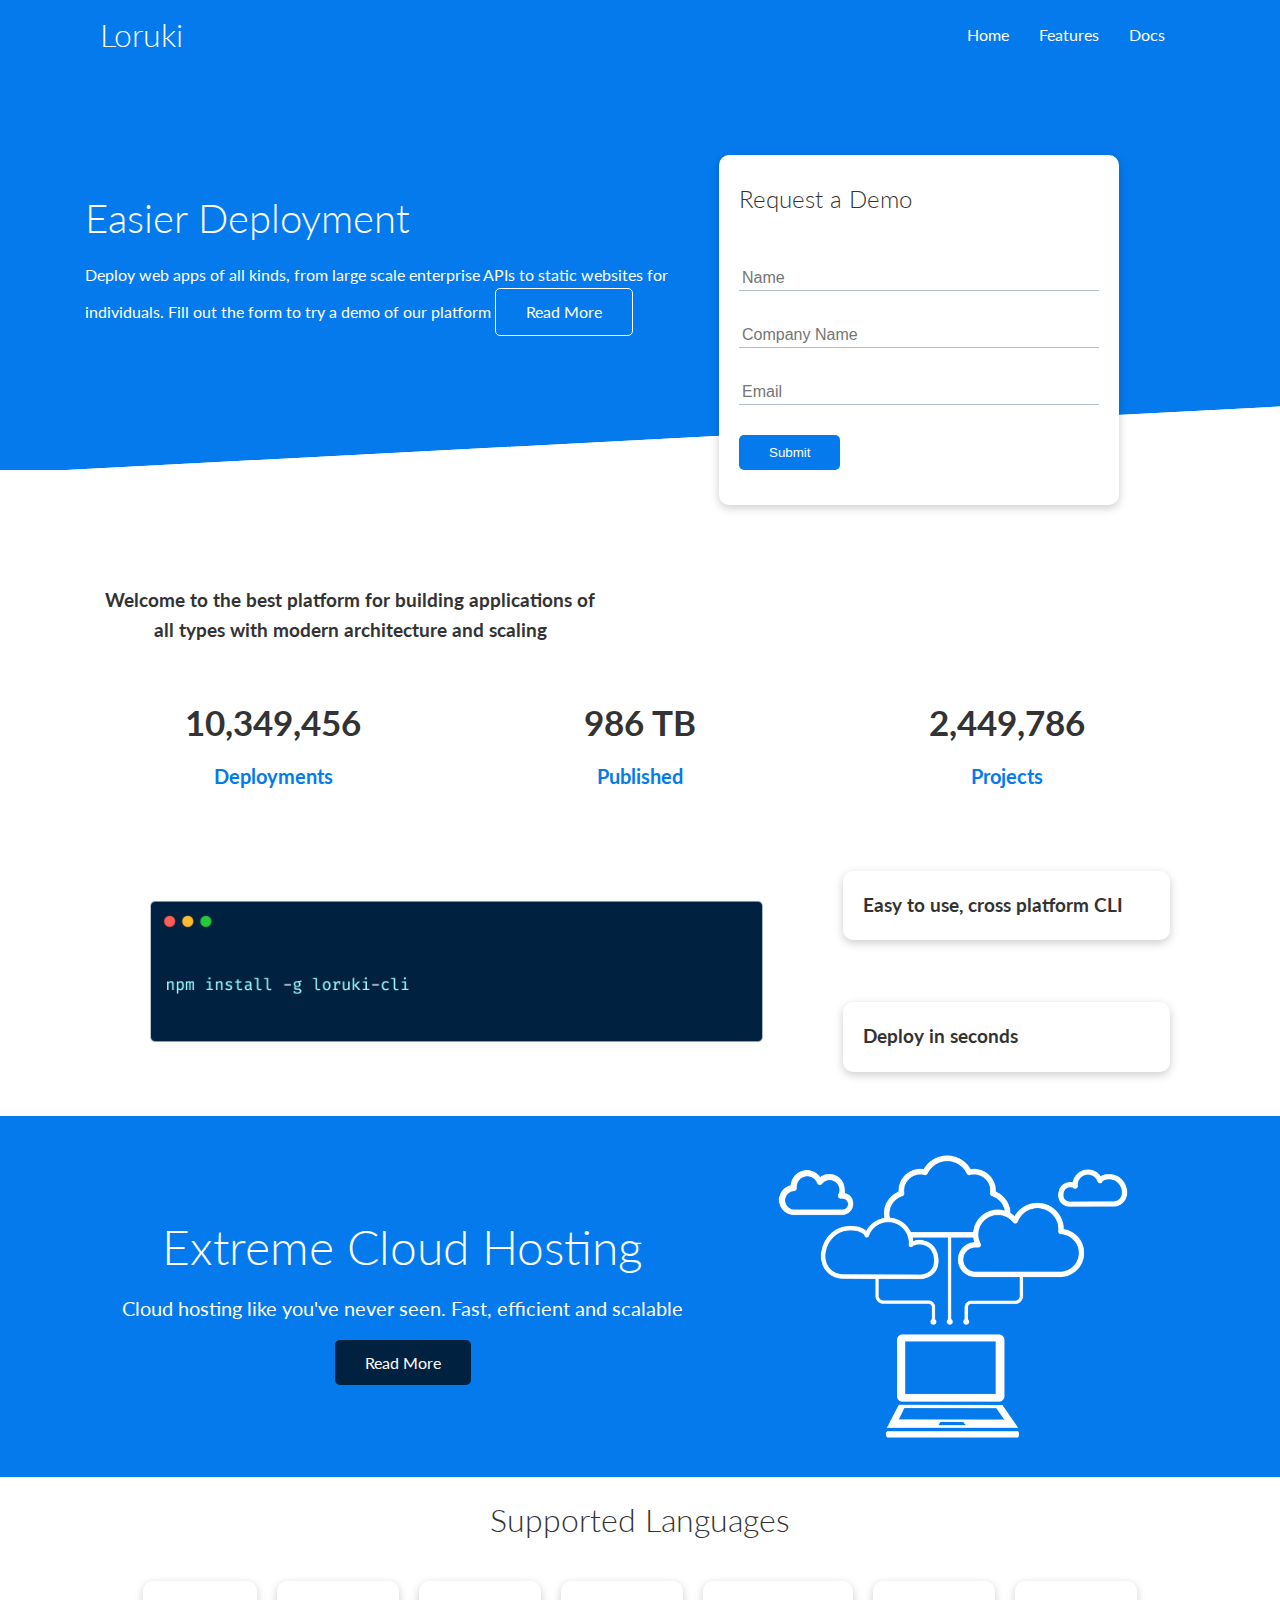
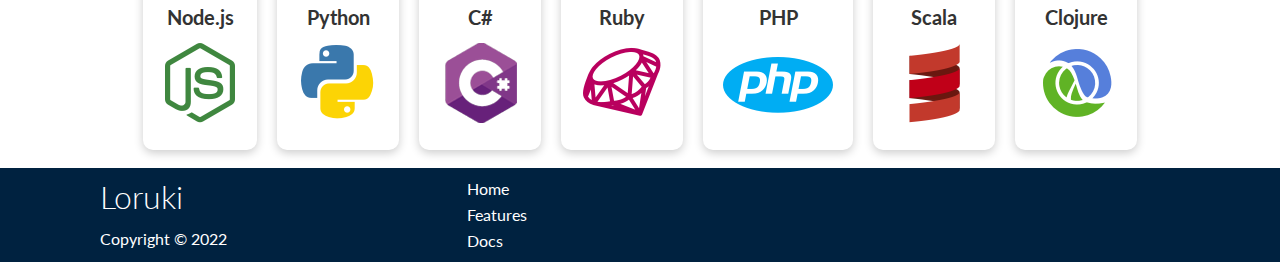
<file: index.html>
<!DOCTYPE html>
<html lang="en">
  <head>
    <meta charset="UTF-8" />
    <meta http-equiv="X-UA-Compatible" content="IE=edge" />
    <meta name="viewport" content="width=device-width, initial-scale=1.0" />
    <link
      rel="stylesheet"
      href="https://use.fontawesome.com/releases/v5.15.4/css/all.css"
      integrity="sha384-DyZ88mC6Up2uqS4h/KRgHuoeGwBcD4Ng9SiP4dIRy0EXTlnuz47vAwmeGwVChigm"
      crossorigin="anonymous"
    />
    <link rel="preconnect" href="https://fonts.googleapis.com" />
    <link rel="preconnect" href="https://fonts.gstatic.com" crossorigin />
    <link
      href="https://fonts.googleapis.com/css2?family=Lato:wght@300&family=Poppins:wght@100;200;300;400;600;700&display=swap"
      rel="stylesheet"
    />
    <title>Loruki | Cloud Hosting For Everyone</title>
    <link rel="stylesheet" href="/css/style.css" />
    <link rel="stylesheet" href="/css/utilities.css" />
  </head>
  <body>
    <!-- Navbar -->
    <div class="navbar">
      <div class="container flex">
        <h1 class="logo">Loruki</h1>
        <nav>
          <ul>
            <li><a href="index.html">Home</a></li>
            <li><a href="features.html">Features</a></li>
            <li><a href="docs.html">Docs</a></li>
          </ul>
        </nav>
      </div>
    </div>
    <!-- Showcase -->
    <section class="showcase">
      <div class="container grid">
        <div class="showcase-text">
          <h1>Easier Deployment</h1>
          <p>
            Deploy web apps of all kinds, from large scale enterprise APIs to
            static websites for individuals. Fill out the form to try a demo of
            our platform
            <a class="btn btn-outline" href="features.html">Read More</a>
          </p>
        </div>

        <div class="showcase-form card">
          <h2>Request a Demo</h2>
          <form name="contact" method="POST" netlify-honeypot="bot-field" data-netlify="true">
            <input type="hidden" name="form-name" value="contact">
            <p class="hidden">
              <label>Don't fill this out if you're human: <input name="bot-field" /></label>
            </p>
            <div class="form-control">
              <input type="text" name="name" placeholder="Name" required />
            </div>

            <div class="form-control">
              <input
                type="text"
                name="company"
                placeholder="Company Name"
                required
              />
            </div>

            <div class="form-control">
              <input type="email" name="email" placeholder="Email" required />
            </div>

            <button type="submit" value="send" class="btn btn-primary">
              Submit
            </button>
          </form>
        </div>
      </div>
    </section>

    <!-- stats -->
    <section class="stats">
      <div class="container">
        <h3 class="stats-heading text-center my-1">
          Welcome to the best platform for building applications of all types
          with modern architecture and scaling
        </h3>

        <div class="grid grid-3 text-center my-4">
          <div>
            <i class="fas fa-server fa-3x"></i>
            <h3>10,349,456</h3>
            <p class="text-secondary">Deployments</p>
          </div>
          <div>
            <i class="fas fa-upload fa-3x"></i>
            <h3>986 TB</h3>
            <p class="text-secondary">Published</p>
          </div>
          <div>
            <i class="fas fa-project-diagram fa-3x"></i>
            <h3>2,449,786</h3>
            <p class="text-secondary">Projects</p>
          </div>
        </div>
      </div>
    </section>

    <!-- Cli -->
    <section class="cli">
      <div class="container grid">
        <img src="/images/cli.png" alt="cli image" />
        <div class="card">
          <h3>Easy to use, cross platform CLI</h3>
        </div>
        <div class="card">
          <h3>Deploy in seconds</h3>
        </div>
      </div>
    </section>

    <section class="cloud bg-primary my-2 py-2">
      <div class="container grid">
        <div class="text-center">
          <h2 class="lg">Extreme Cloud Hosting</h2>
          <p class="lead my-1">
            Cloud hosting like you've never seen. Fast, efficient and scalable
          </p>
          <a class="btn btn-dark" href="features.html">Read More</a>
        </div>
        <img src="/images/cloud.png" alt="cloud image" />
      </div>
    </section>

    <!-- Languages -->
    <section class="languages">
      <h2 class="md text-center my-2">Supported Languages</h2>
      <div class="container flex">
        <div class="card">
          <h4>Node.js</h4>
          <img src="/images/logos/node.png" alt="" />
        </div>
        <div class="card">
          <h4>Python</h4>
          <img src="/images/logos/python.png" alt="" />
        </div>
        <div class="card">
          <h4>C#</h4>
          <img src="/images/logos/csharp.png" alt="" />
        </div>
        <div class="card">
          <h4>Ruby</h4>
          <img src="/images/logos/ruby.png" alt="" />
        </div>
        <div class="card">
          <h4>PHP</h4>
          <img src="/images/logos/php.png" alt="" />
        </div>
        <div class="card">
          <h4>Scala</h4>
          <img src="/images/logos/scala.png" alt="" />
        </div>
        <div class="card">
          <h4>Clojure</h4>
          <img src="/images/logos/clojure.png" alt="" />
        </div>
      </div>
    </section>

    <!-- footer -->
    <footer class="footer bg-dark py-5">
      <div class="container grid grid-3">
        <div>
          <h1>Loruki</h1>
          <p>Copyright &copy; 2022</p>
        </div>
        <nav>
          <ul>
            <li><a href="index.html">Home</a></li>
            <li><a href="features.html">Features</a></li>
            <li><a href="docs.html">Docs</a></li>
          </ul>
        </nav>
        <div class="social">
          <a href=""><i class="fab fa-github fa-2x"></i></a>
          <a href=""><i class="fab fa-twitter fa-2x"></i></a>
          <a href=""><i class="fab fa-instagram fa-2x"></i></a>
          <a href=""><i class="fab fa-facebook fa-2x"></i></a>
        </div>
      </div>
    </footer>
  </body>
</html>
</file>
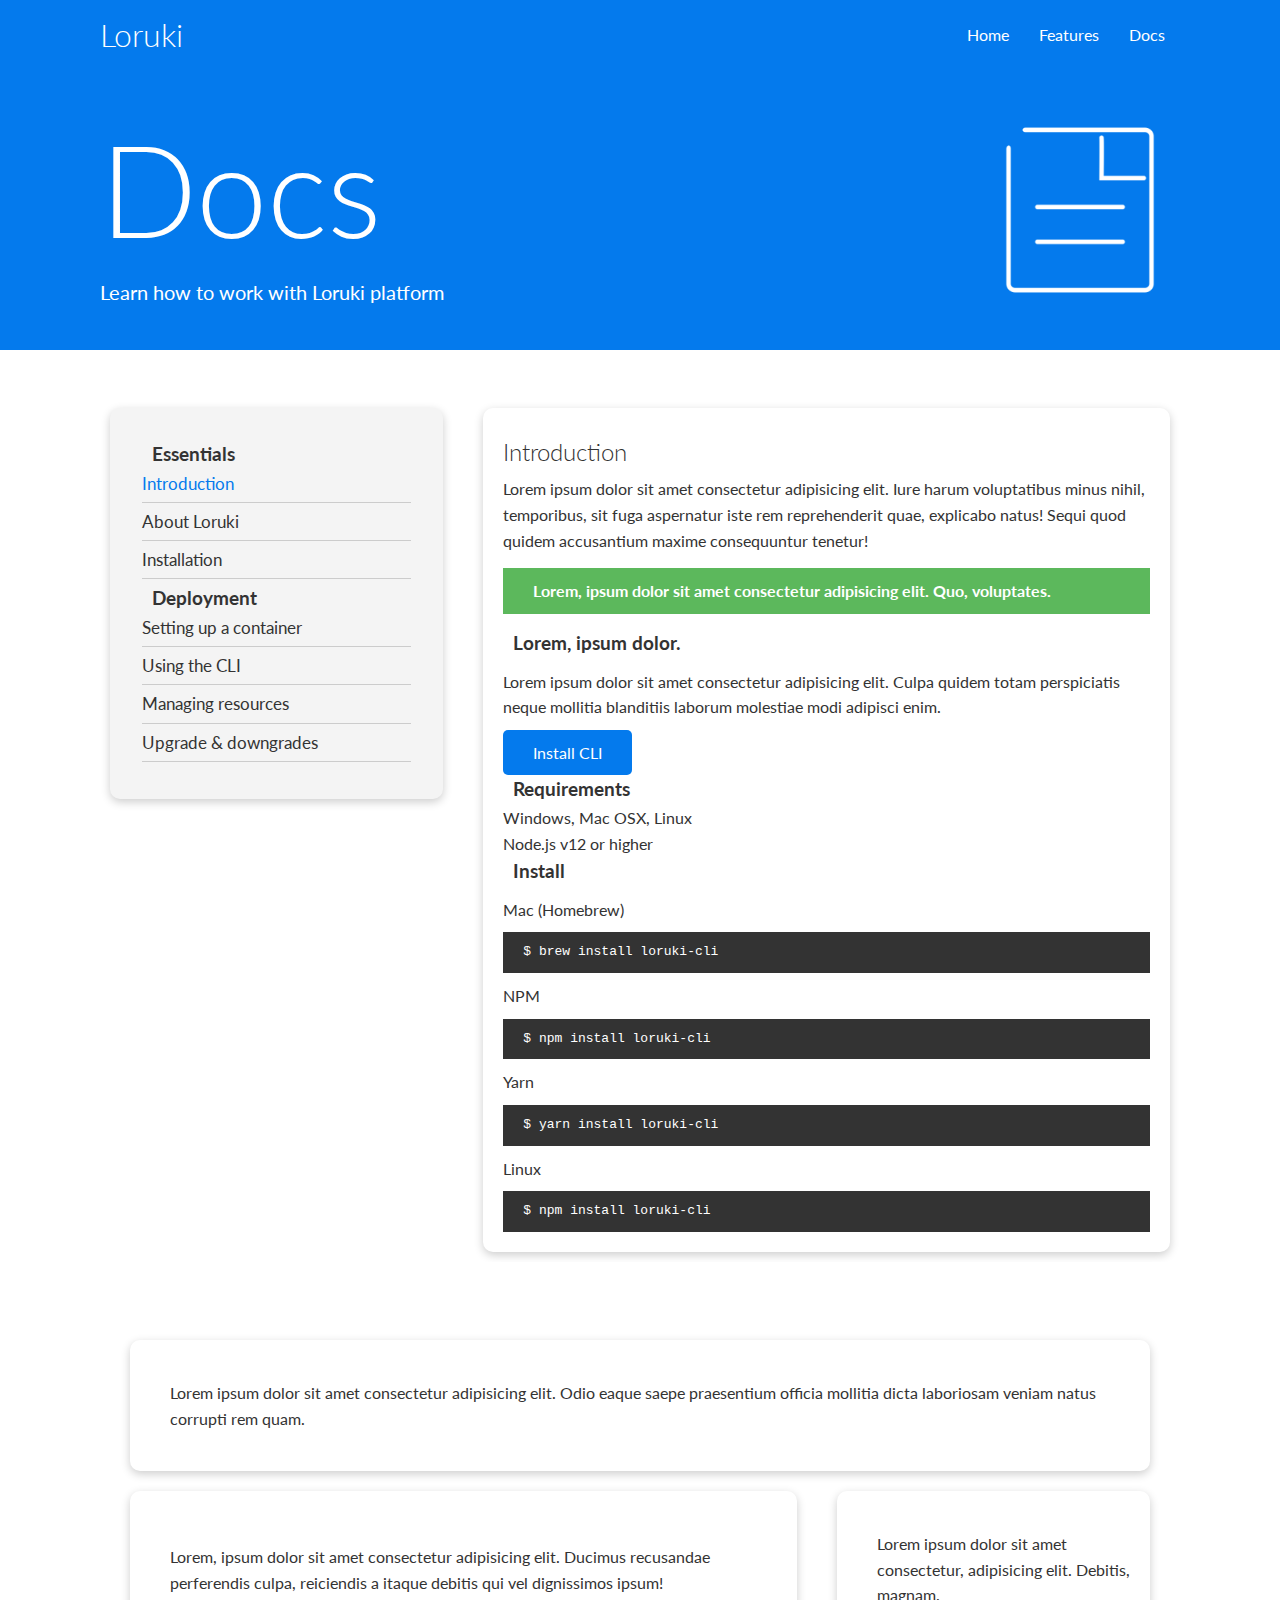
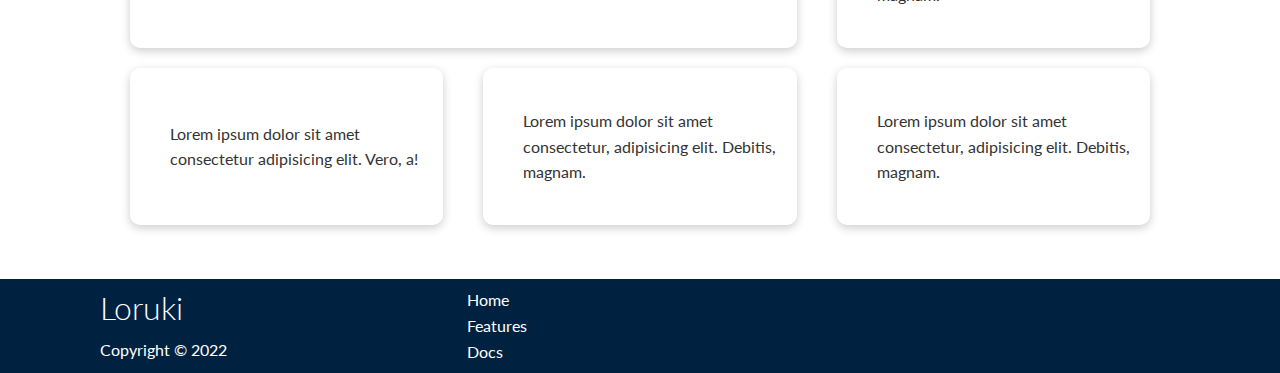
<file: docs.html>
<!DOCTYPE html>
<html lang="en">
  <head>
    <meta charset="UTF-8" />
    <meta http-equiv="X-UA-Compatible" content="IE=edge" />
    <meta name="viewport" content="width=device-width, initial-scale=1.0" />
    <link
      rel="stylesheet"
      href="https://use.fontawesome.com/releases/v5.15.4/css/all.css"
      integrity="sha384-DyZ88mC6Up2uqS4h/KRgHuoeGwBcD4Ng9SiP4dIRy0EXTlnuz47vAwmeGwVChigm"
      crossorigin="anonymous"
    />
    <link rel="preconnect" href="https://fonts.googleapis.com" />
    <link rel="preconnect" href="https://fonts.gstatic.com" crossorigin />
    <link
      href="https://fonts.googleapis.com/css2?family=Lato:wght@300&family=Poppins:wght@100;200;300;400;600;700&display=swap"
      rel="stylesheet"
    />
    <title>Loruki | Cloud Hosting For Everyone</title>
    <link rel="stylesheet" href="/css/style.css" />
    <link rel="stylesheet" href="/css/utilities.css" />
  </head>
  <body>
    <!-- Navbar -->
    <div class="navbar">
      <div class="container flex">
        <h1 class="logo">Loruki</h1>
        <nav>
          <ul>
            <li><a href="index.html">Home</a></li>
            <li><a href="features.html">Features</a></li>
            <li><a href="docs.html">Docs</a></li>
          </ul>
        </nav>
      </div>
    </div>
    <!-- Head -->

    <section class="docs-head bg-primary py-3">
      <div class="container grid">
        <div class="xl">
          <h1>Docs</h1>
          <p class="lead">Learn how to work with Loruki platform</p>
        </div>
        <img src="images/docs.png" alt="server image" />
      </div>
    </section>

    <!-- Docs main -->

    <section class="docs-main my-4">
      <div class="container grid">
        <div class="card bg-light p-3">
          <h3 class="my-2">Essentials</h3>
          <nav>
            <ul>
              <li><a class="text-primary" href="#">Introduction</a></li>
              <li><a href="#">About Loruki</a></li>
              <li><a href="#">Installation</a></li>
            </ul>
          </nav>
          <h3 class="my-2">Deployment</h3>

          <nav>
            <ul>
              <li><a href="#">Setting up a container</a></li>
              <li><a href="#">Using the CLI</a></li>
              <li><a href="#">Managing resources</a></li>
              <li><a href="#">Upgrade & downgrades</a></li>
            </ul>
          </nav>
        </div>
        <div class="card">
          <h2>Introduction</h2>
          <p>
            Lorem ipsum dolor sit amet consectetur adipisicing elit. Iure harum
            voluptatibus minus nihil, temporibus, sit fuga aspernatur iste rem
            reprehenderit quae, explicabo natus! Sequi quod quidem accusantium
            maxime consequuntur tenetur!
          </p>
          <div class="alert alert-success">
            <i class="fas fa-info"></i>
            Lorem, ipsum dolor sit amet consectetur adipisicing elit. Quo,
            voluptates.
          </div>
          <h3>Lorem, ipsum dolor.</h3>
          <p>
            Lorem ipsum dolor sit amet consectetur adipisicing elit. Culpa
            quidem totam perspiciatis neque mollitia blanditiis laborum
            molestiae modi adipisci enim.
          </p>
          <a href="#" class="btn btn-primary">Install CLI</a>

          <h3>Requirements</h3>
          <ul>
            <li>Windows, Mac OSX, Linux</li>
            <li>Node.js v12 or higher</li>
          </ul>

          <h3>Install</h3>
          <p>Mac (Homebrew)</p>
          <pre><code>$ brew install loruki-cli</code></pre>
          <p>NPM</p>
          <pre><code>$ npm install loruki-cli</code></pre>
          <p>Yarn</p>
          <pre><code>$ yarn install loruki-cli</code></pre>
          <p>Linux</p>
          <pre><code>$ npm install loruki-cli</code></pre>
        </div>
      </div>
    </section>

    <section class="features-main my-2">
      <div class="container grid grid-3">
        <div class="card flex">
          <i class="fas fa-server fa-3x"></i>
          <p>
            Lorem ipsum dolor sit amet consectetur adipisicing elit. Odio eaque
            saepe praesentium officia mollitia dicta laboriosam veniam natus
            corrupti rem quam.
          </p>
        </div>

        <div class="card flex">
          <i class="fas fa-network-wired fa-3x"></i>
          <p>
            Lorem, ipsum dolor sit amet consectetur adipisicing elit. Ducimus
            recusandae perferendis culpa, reiciendis a itaque debitis qui vel
            dignissimos ipsum!
          </p>
        </div>
        <div class="card flex">
          <i class="fas fa-laptop-code fa-3x"></i>
          <p>
            Lorem ipsum dolor sit amet consectetur, adipisicing elit. Debitis,
            magnam.
          </p>
        </div>
        <div class="card flex">
          <i class="fas fa-database fa-3x"></i>
          <p>
            Lorem ipsum dolor sit amet consectetur adipisicing elit. Vero, a!
          </p>
        </div>
        <div class="card flex">
          <i class="fas fa-power-off fa-3x"></i>
          <p>
            Lorem ipsum dolor sit amet consectetur, adipisicing elit. Debitis,
            magnam.
          </p>
        </div>
        <div class="card flex">
          <i class="fas fa-upload fa-3x"></i>
          <p>
            Lorem ipsum dolor sit amet consectetur, adipisicing elit. Debitis,
            magnam.
          </p>
        </div>
      </div>
    </section>

    <!-- sub-head -->

    <!-- footer -->
    <footer class="footer bg-dark py-5">
      <div class="container grid grid-3">
        <div>
          <h1>Loruki</h1>
          <p>Copyright &copy; 2022</p>
        </div>
        <nav>
          <ul>
            <li><a href="index.html">Home</a></li>
            <li><a href="features.html">Features</a></li>
            <li><a href="docs.html">Docs</a></li>
          </ul>
        </nav>
        <div class="social">
          <a href=""><i class="fab fa-github fa-2x"></i></a>
          <a href=""><i class="fab fa-twitter fa-2x"></i></a>
          <a href=""><i class="fab fa-instagram fa-2x"></i></a>
          <a href=""><i class="fab fa-facebook fa-2x"></i></a>
        </div>
      </div>
    </footer>
  </body>
</html>
</file>
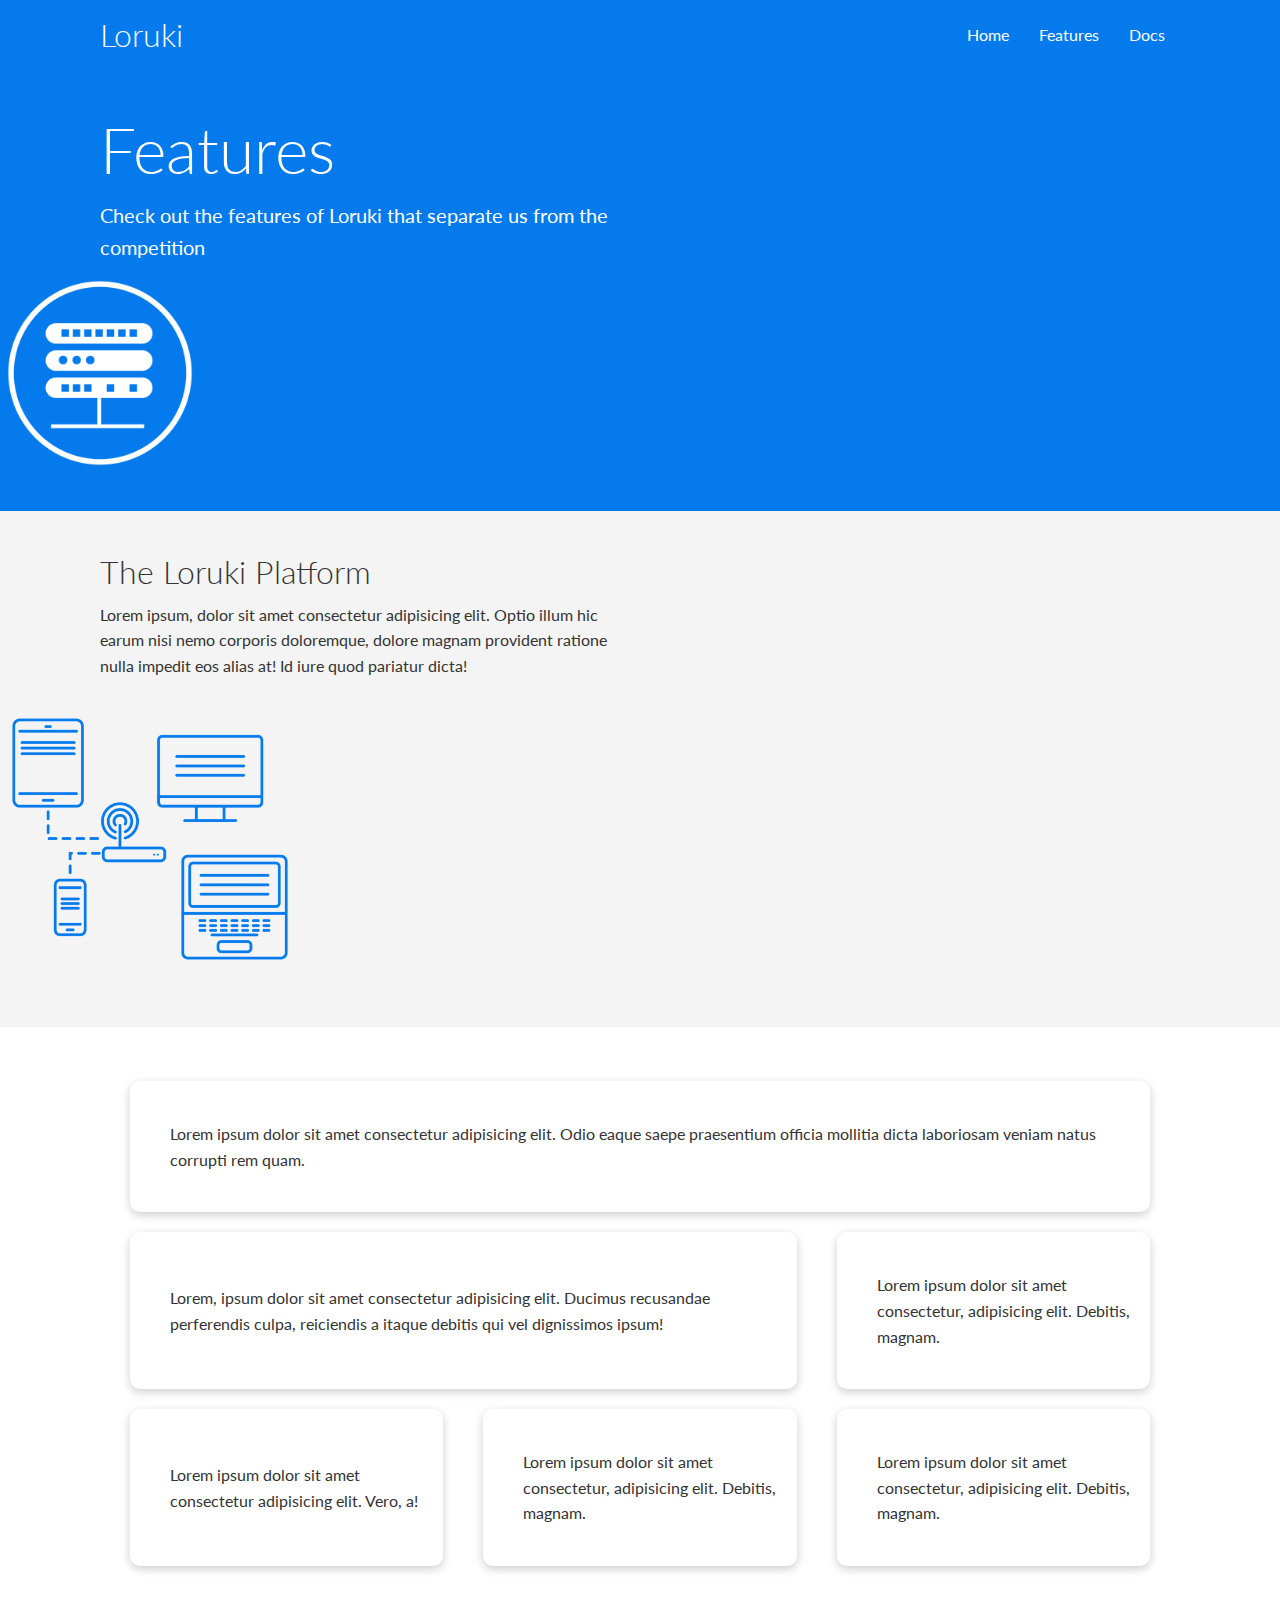
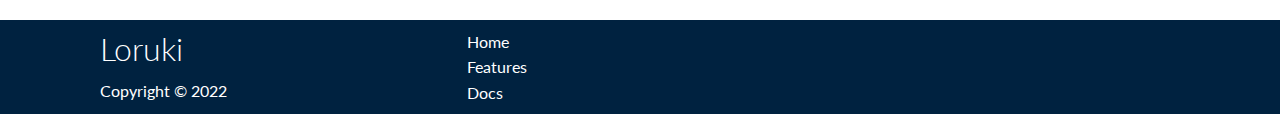
<file: features.html>
<!DOCTYPE html>
<html lang="en">
  <head>
    <meta charset="UTF-8" />
    <meta http-equiv="X-UA-Compatible" content="IE=edge" />
    <meta name="viewport" content="width=device-width, initial-scale=1.0" />
    <link
      rel="stylesheet"
      href="https://use.fontawesome.com/releases/v5.15.4/css/all.css"
      integrity="sha384-DyZ88mC6Up2uqS4h/KRgHuoeGwBcD4Ng9SiP4dIRy0EXTlnuz47vAwmeGwVChigm"
      crossorigin="anonymous"
    />
    <link rel="preconnect" href="https://fonts.googleapis.com" />
    <link rel="preconnect" href="https://fonts.gstatic.com" crossorigin />
    <link
      href="https://fonts.googleapis.com/css2?family=Lato:wght@300&family=Poppins:wght@100;200;300;400;600;700&display=swap"
      rel="stylesheet"
    />
    <title>Loruki | Cloud Hosting For Everyone</title>
    <link rel="stylesheet" href="/css/style.css" />
    <link rel="stylesheet" href="/css/utilities.css" />
  </head>
  <body>
    <!-- Navbar -->
    <div class="navbar">
      <div class="container flex">
        <h1 class="logo">Loruki</h1>
        <nav>
          <ul>
            <li><a href="index.html">Home</a></li>
            <li><a href="features.html">Features</a></li>
            <li><a href="docs.html">Docs</a></li>
          </ul>
        </nav>
      </div>
    </div>
    <!-- Head -->

    <section class="features-head bg-primary py-3">
      <div class="container grid">
        <div>
          <h1 class="xl">Features</h1>
          <p class="lead">
            Check out the features of Loruki that separate us from the
            competition
          </p>
        </div>
      </div>  
        <img src="images/server.png" alt="server image" />
    </section>

        <!-- sub-head -->
        <section class="features-sub-head bg-light py-3">
          <div class="container grid">
            <div>
              <h1 class="md">The Loruki Platform</h1>
              <p>
                Lorem ipsum, dolor sit amet consectetur adipisicing elit. Optio
                illum hic earum nisi nemo corporis doloremque, dolore magnam
                provident ratione nulla impedit eos alias at! Id iure quod pariatur
                dicta!
              </p>
            </div>
            
          </div>
          <img src="images/server2.png" alt="server image" />
        </section>

    <!-- main -->
    <section class="features-main my-2">
      <div class="container grid grid-3">
            <div class="card flex">
              <i class="fas fa-server fa-3x"></i>
              <p>
                Lorem ipsum dolor sit amet consectetur adipisicing elit. Odio eaque
                saepe praesentium officia mollitia dicta laboriosam veniam natus
                corrupti rem quam.
              </p>
            </div>

            <div class="card flex">
              <i class="fas fa-network-wired fa-3x"></i>
              <p>
                Lorem, ipsum dolor sit amet consectetur adipisicing elit. Ducimus
                recusandae perferendis culpa, reiciendis a itaque debitis qui vel
                dignissimos ipsum!
              </p>
            </div>

            <div class="card flex">
              <i class="fas fa-laptop-code fa-3x"></i>
              <p>
                Lorem ipsum dolor sit amet consectetur, adipisicing elit. Debitis,
                magnam.
              </p>
            </div>

            <div class="card flex">
              <i class="fas fa-database fa-3x"></i>
              <p>
                Lorem ipsum dolor sit amet consectetur adipisicing elit. Vero, a!
              </p>
            </div>

            <div class="card flex">
              <i class="fas fa-power-off fa-3x"></i>
              <p>
                Lorem ipsum dolor sit amet consectetur, adipisicing elit. Debitis,
                magnam.
              </p>
            </div>

            <div class="card flex">
              <i class="fas fa-upload fa-3x"></i>
              <p>
                Lorem ipsum dolor sit amet consectetur, adipisicing elit. Debitis,
                magnam.
              </p>
            </div>
      </div>
    </section>

    <!-- footer -->
    <footer class="footer bg-dark py-5">
      <div class="container grid grid-3">
        <div>
          <h1>Loruki</h1>
          <p>Copyright &copy; 2022</p>
        </div>
        <nav>
          <ul>
            <li><a href="index.html">Home</a></li>
            <li><a href="features.html">Features</a></li>
            <li><a href="docs.html">Docs</a></li>
          </ul>
        </nav>
        <div class="social">
          <a href="#"><i class="fab fa-github fa-2x"></i></a>
          <a href="#"><i class="fab fa-twitter fa-2x"></i></a>
          <a href="#"><i class="fab fa-instagram fa-2x"></i></a>
          <a href="#"><i class="fab fa-facebook fa-2x"></i></a>
        </div>
      </div>
    </footer>
  </body>
</html>
</file>
<file: css/style.css>
:root {
  --primary-color: #047aed;
  --secondary-color: #1c3fa8;
  --dark-color: #002240;
  --light-color: #f4f4f4;
  --success-color: #5cb85c;
  --error-color: #d9534f;
}

* {
  box-sizing: border-box;
  padding: 0;
  margin: 0;
}

body {
  font-family: "Lato", sans-serif;
  color: #333;
  line-height: 1.6;
}

ul {
  list-style-type: none;
}

a {
  text-decoration: none;
  color: #333;
}

h1,
h2 {
  font-weight: 300;
  line-height: 1.2;
  margin: 10px 0;
}

p {
  margin: 10px 0;
}

img {
  width: 100%;
}

code,
pre {
  background-color: #333;
  color: #fff;
  padding: 10px;
}

.hidden {
  visibility: hidden;
  height: 0;
}

/* Navbar */
.navbar {
  background-color: var(--primary-color);
  color: #fff;
  height: 70px;
}

.navbar ul {
  display: flex;
}

.navbar a {
  color: #fff;
  padding: 10px;
  margin: 0 5px;
}

.navbar a:hover {
  border-bottom: 2px #fff solid;
}

.navbar .flex {
  justify-content: space-between;
}

/* Showcase */
.showcase {
  height: 400px;
  background-color: var(--primary-color);
  color: #fff;
  position: relative;
}

.showcase h1 {
  font-size: 40px;
}

.showcase p {
  margin: 20px 0;
}

.showcase .grid {
  overflow: visible;
  grid-template-columns: 55% 45%;
  gap: 30px;
}

.showcase-text {
  animation: slideInFromLeft 1s ease-in;
}

.showcase-form {
  position: relative;
  top: 60px;
  height: 350px;
  width: 400px;
  padding: 40px;
  z-index: 100;
  animation: slideInFromRight 1s ease-in;
}

.showcase-form .form-control {
  margin: 30px 0;
}

.showcase-form input[type="text"],
.showcase-form input[type="email"] {
  border: 0;
  border-bottom: 1px solid #b4becb;
  width: 100%;
  padding: 3px;
  font-size: 16px;
}

.showcase-form input:focus {
  outline: none;
}

.showcase::before,
.showcase::after {
  content: "";
  position: absolute;
  height: 100px;
  bottom: -70px;
  right: 0;
  left: 0;
  background: #fff;
  transform: skewY(-3deg);
  -webkit-transform: skewY(-3deg);
  -moz-transform: skewY(-3deg);
  -ms-transform: skewY(-3deg);
}

/* Stats */
.stats {
  padding-top: 100px;
  animation: slideInFromBottom 1s ease-in;
}

.stats-heading {
  max-width: 500px;
  margin: auto;
}

.stats .grid h3 {
  font-size: 35px;
}

.stats .grid p {
  font-size: 20px;
  font-weight: bold;
}

/* Cli */

.cli .grid {
  grid-template-columns: repeat(3, 1fr);
  grid-template-rows: repeat(2, 1fr);
}

.cli .grid > *:first-child {
  grid-column: 1 / span 2;
  grid-row: 1 / span 2;
}

/* Cloud */

.cloud .grid {
  grid-template-columns: 4fr 3fr;
}

.languages .flex {
  flex-wrap: wrap;
}

.languages .card {
  text-align: center;
  margin: 18px 10px;
  transition: transform 0.2s ease-in;
}

.languages .card h4 {
  font-size: 20px;
  margin-bottom: 10px;
}

.languages .card:hover {
  transform: translateY(-15px);
}

/* Features */

.features-head img,
.docs-head img {
  width: 200px;
  justify-self: flex-end;
}

/* sub head */

.features-sub-head img {
  width: 300px;
  justify-self: flex-end;
}

.features-main .card > i {
  margin-right: 20px;
}

.features-main .grid {
  padding: 30px;
}

.features-main .grid > *:first-child {
  grid-column: 1 / span 3;
}

.features-main .grid > *:nth-child(2) {
  grid-column: 1 / span 2;
}

/* Docs */
.docs-main h3 {
  margin: 0 10px;
}

.docs-main .grid {
  grid-template-columns: 1fr 2fr;
  align-items: flex-start;
}

.docs-main nav li {
  font-size: 17px;
  padding-bottom: 5px;
  margin-bottom: 5px;
  border-bottom: 1px #ccc solid;
}

/* footer */
.footer .social a {
  margin: 0 10px;
}

/* Animations */
@keyframes slideInFromLeft {
  0% {
    transorm: translateX(100%);
  }

  100% {
    transform: translateX(0);
  }
}

@keyframes slideInFromTop {
  0% {
    transorm: translateY(-100%);
  }

  100% {
    transform: translateX(0);
  }
}

@keyframes slideInFromBottom {
  0% {
    transorm: translateY(100%);
  }

  100% {
    transform: translateX(0);
  }
}

@media (max-width: 768px) {
  .grid,
  .showcase .grid,
  .stats .grid,
  .cli .grid,
  .cloud .grid,
  .features-main .grid,
  .docs-main .grid {
    grid-template-columns: 1fr;
    grid-template-rows: 1fr;
  }

  .showcase {
    height: auto;
  }

  .showcase-text {
    text-align: center;
    margin-top: 40px;
    animation: slideInFrom 1s ease-in;
  }

  .showcase-form {
    justify-self: center;
    margin: auto;
    animation: slideInFromBotton 1s ease-in;
  }

  .cli .grid > *:first-child {
    grid-column: 1;
    grid-row: 1;
  }

  .features-head,
  .features-sub-head,
  .docs-head {
    text-align: center;
  }

  .features-head img,
  .features-sub-head img,
  .docs-head img {
    justify-self: center;
  }

  .features-main .grid > *:first-child,
  .features-main .grid > *:nth-child(2) {
    grid-column: 1;
  }
}

@media (max-width: 500px) {
  .navbar {
    height: 110px;
  }

  .navbar .flex {
    flex-direction: column;
  }

  .navbar ul {
    padding: 10px;
    background-color: rgba(0, 0, 0, 0.1);
  }
}
</file>
<file: css/utilities.css>
.container {
  max-width: 1100px;
  margin: 0 auto;
  overflow: auto;
  padding: 0 10px;
}

.card {
  background-color: #fff;
  color: #333;
  border-radius: 10px;
  box-shadow: 0 3px 10px rgba(0, 0, 0, 0.2);
  padding: 20px;
  margin: 10px;
}

.btn {
  display: inline-block;
  padding: 10px 30px;
  cursor: pointer;
  background: var(--primary-color);
  color: #fff;
  border: none;
  border-radius: 5px;
}

.btn-outline {
  background-color: transparent;
  border: 1px #fff solid;
}

.btn:hover {
  transform: scale(0.98);
}

/* Background & colored buttons */
.bg-secondary,
.btn-secondary {
  background-color: var(--primary-color);
  color: #fff;
}

.bg-primary,
.btn-primary {
  background-color: var(--primary-color);
  color: #fff;
}

.bg-dark,
.btn-dark {
  background-color: var(--dark-color);
  color: #fff;
}

.bg-light,
.btn-light {
  background-color: var(--light-color);
  color: #333;
}

.bg-primary a,
.btn-primary a,
.bg-secondary a,
.btn-secondary a,
.bg-dark a,
.btn-dark a {
  color: #fff;
}

/* Text colors */

.text-primary {
  color: var(--primary-color);
}

.text-secondary {
  color: var(--primary-color);
}

.text-dark {
  color: var(--dark-color);
}

.text-light {
  color: var(--light-color);
}

/* Text sizes*/
.lead {
  font-size: 20px;
}

.sm {
  font-size: 1rem;
}

.md {
  font-size: 2rem;
}

.lg {
  font-size: 3rem;
}

.xl {
  font-size: 4rem;
}

.text-center {
  text-align: center;
}

.alert {
  background-color: var(--light-color);
  padding: 10px 20px;
  font-weight: bold;
  margin: 15px 0;
}

.alert i {
  margin-right: 10px;
}

.alert-success {
  background-color: var(--success-color);
  color: #fff;
}

.alert-error {
  background-color: var(--error-color);
  color: #fff;
}

.flex {
  display: flex;
  justify-content: center;
  align-items: center;
  height: 100%;
}

.grid {
  display: grid;
  grid-template-columns: repeat(2, 1fr);
  gap: 20px;
  justify-content: center;
  align-items: center;
  height: 100%;
}

.grid-3 {
  grid-template-columns: repeat(3, 1fr);
}

/* Margin */
.my-1 {
  margin: 1rem 0;
}

.my-2 {
  margin: 1.5rem 0;
}

.my-3 {
  margin: 2rem 0;
}

.my-4 {
  margin: 3rem 0;
}

.my-5 {
  margin: 4rem 0;
}

.m-1 {
  margin: 1rem;
}

.m-2 {
  margin: 1.5rem;
}

.m-3 {
  margin: 2rem;
}

.m-4 {
  margin: 3rem;
}

.m-5 {
  margin: 4rem;
}

/* Padding */

.py-1 {
  padding: 1rem 0;
}

.py-2 {
  padding: 1.5rem 0;
}

.py-3 {
  padding: 2rem 0;
}

.py-4 {
  padding: 3rem 0;
}

.p-1 {
  padding: 1rem;
}

.p-2 {
  padding: 1.5rem;
}

.p-3 {
  padding: 2rem;
}

.p-4 {
  padding: 3rem;
}

.p-5 {
  padding: 4rem;
}
</file>
